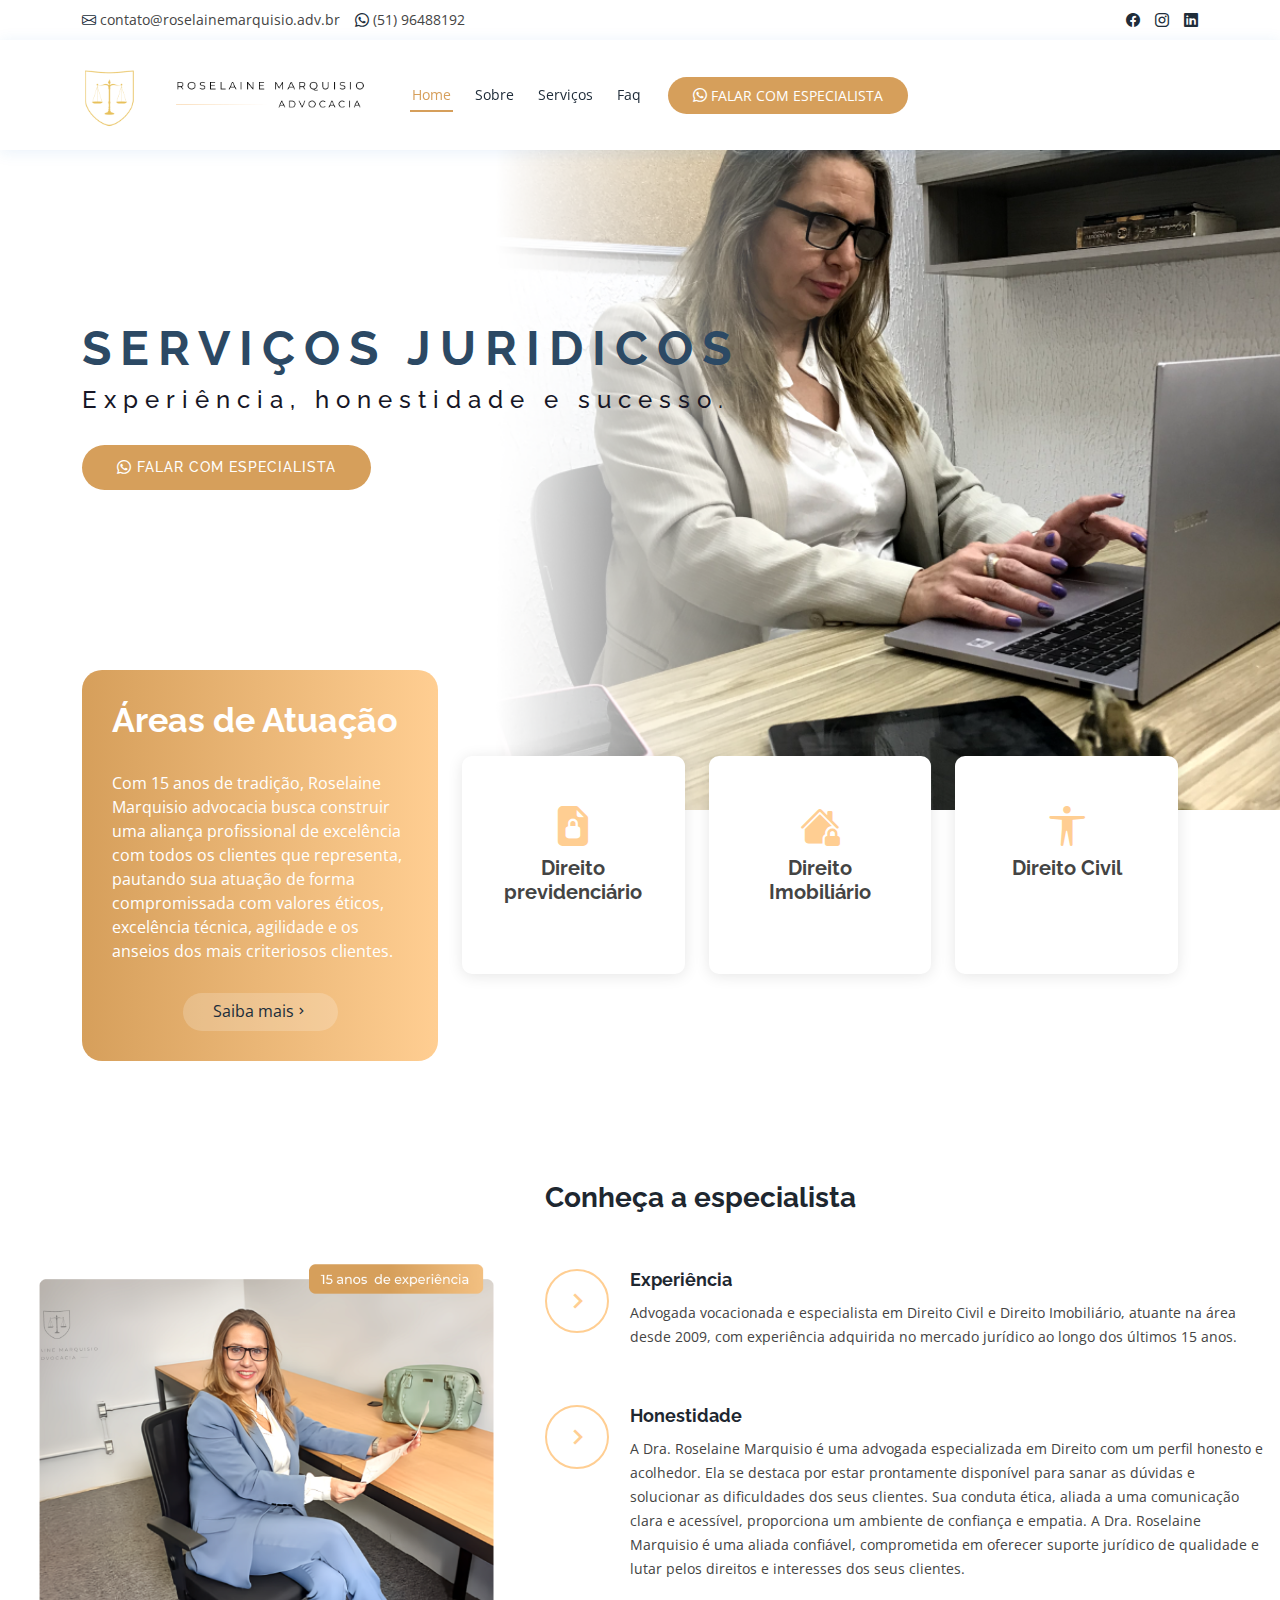
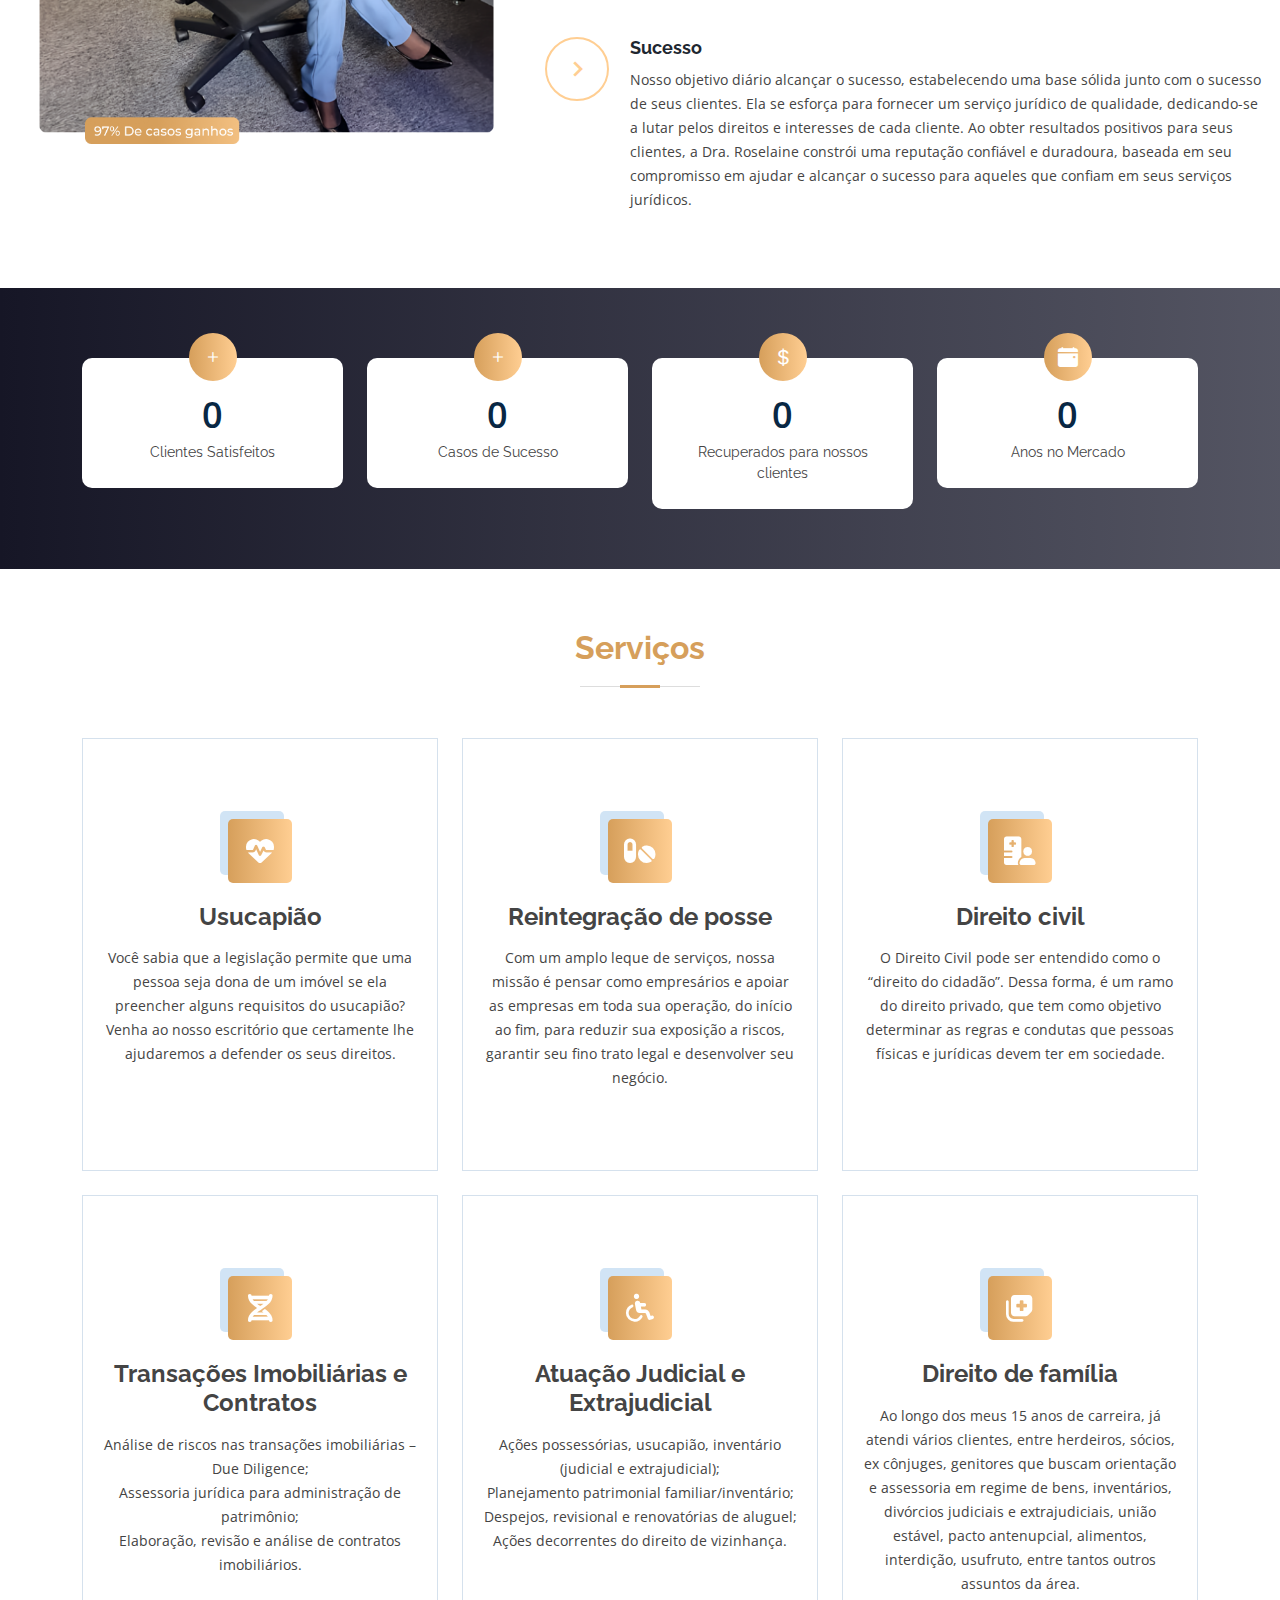
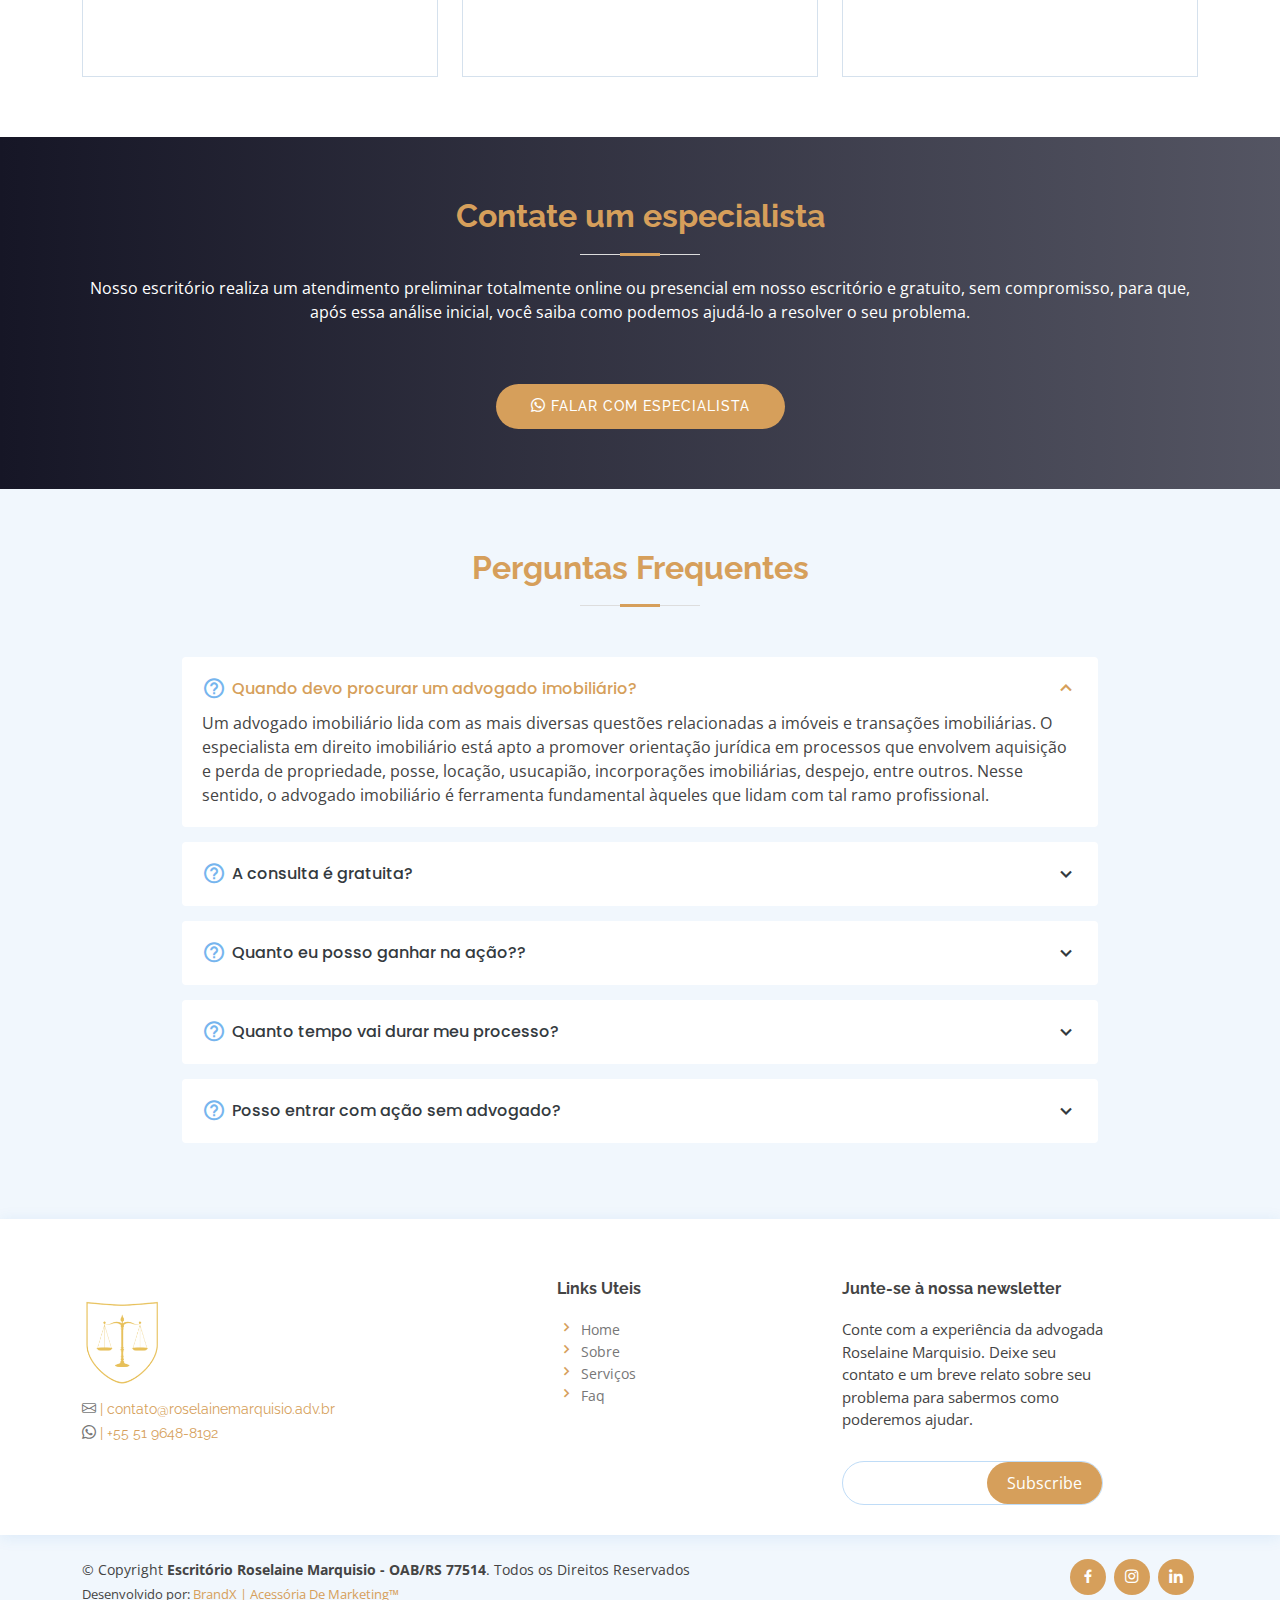
<file: index.html>
<!DOCTYPE html>
<html lang="pt-br">

<head>
  <meta charset="utf-8">
  <meta content="width=device-width, initial-scale=1.0" name="viewport">

  <title>Advogada Roselaine Marquisio</title>
  <meta
    content="Advogada vocacionada e especialista em Direito Civil e Direito Imobiliário, atuante na área desde 2008, com experiência adquirida no mercado jurídico ao longo dos últimos 15 anos."
    name="description">
  <meta
    content="advogada civil, Advogada especializada em direito civil ,Defesa civil, legal Direitos civis e legais ,consultoria jurídica civil, Advocacia cível Contratos e acordos civis Litígios e disputas responsabilidade civil ,Ações de tribunal cíveis Mediação e conciliação civil, Lei civil e jurisprudência, Solução de conflitos civis, Representação legal em questões civis advogado"
    name="keywords">

  <!-- Favicons -->
  <link href="assets/img/favicon.png" rel="icon">
  <link href="assets/img/favicon.png" rel="apple-touch-icon">

  <!-- Google Fonts -->
  <link
    href="https://fonts.googleapis.com/css?family=Open+Sans:300,300i,400,400i,600,600i,700,700i|Raleway:300,300i,400,400i,500,500i,600,600i,700,700i|Poppins:300,300i,400,400i,500,500i,600,600i,700,700i"
    rel="stylesheet">

  <!-- Vendor CSS Files -->
  <link href="assets/vendor/fontawesome-free/css/all.min.css" rel="stylesheet">
  <link href="assets/vendor/animate.css/animate.min.css" rel="stylesheet">
  <link href="assets/vendor/bootstrap/css/bootstrap.min.css" rel="stylesheet">
  <link href="assets/vendor/bootstrap-icons/bootstrap-icons.css" rel="stylesheet">
  <link href="assets/vendor/boxicons/css/boxicons.min.css" rel="stylesheet">
  <link href="assets/vendor/glightbox/css/glightbox.min.css" rel="stylesheet">
  <link href="assets/vendor/remixicon/remixicon.css" rel="stylesheet">
  <link href="assets/vendor/swiper/swiper-bundle.min.css" rel="stylesheet">

  <!-- Main CSS File -->
  <link href="assets/css/style.css" rel="stylesheet">
  <!-- domain-verification Code -->
  <meta name="facebook-domain-verification" content="ac1e2q832axd946ngkxn238pwwcxzk" />

  <!-- Meta Pixel Code -->
  <script>
    !function (f, b, e, v, n, t, s) {
      if (f.fbq) return; n = f.fbq = function () {
        n.callMethod ?
          n.callMethod.apply(n, arguments) : n.queue.push(arguments)
      };
      if (!f._fbq) f._fbq = n; n.push = n; n.loaded = !0; n.version = '2.0';
      n.queue = []; t = b.createElement(e); t.async = !0;
      t.src = v; s = b.getElementsByTagName(e)[0];
      s.parentNode.insertBefore(t, s)
    }(window, document, 'script',
      'https://connect.facebook.net/en_US/fbevents.js');
    fbq('init', '3598586750381886');
    fbq('track', 'PageView');
  </script>
  <noscript><img height="1" width="1" style="display:none"
      src="https://www.facebook.com/tr?id=3598586750381886&ev=PageView&noscript=1" /></noscript>
  <!-- End Meta Pixel Code -->

  <!-- Google tag (gtag.js) -->
  <script async src="https://www.googletagmanager.com/gtag/js?id=AW-11246408038"></script>
  <script>
    window.dataLayer = window.dataLayer || [];
    function gtag() { dataLayer.push(arguments); }
    gtag('js', new Date());

    gtag('config', 'AW-11246408038');
  </script>
  <!-- Event snippet for Visualização de página conversion page -->
  <script>
    gtag('event', 'conversion', { 'send_to': 'AW-11246408038/hrhbCNfYudYYEOai2vIp' });
  </script>

</head>

<body>

  <!-- ======= Top Bar ======= -->
  <div id="topbar" class="d-flex align-items-center fixed-top">
    <div class="container d-flex justify-content-between">
      <div class="contact-info d-flex align-items-center">
        <i class="bi bi-envelope"></i> <a href="mailto:rosemarquisio@gmail.com">contato@roselainemarquisio.adv.br</a>
        <i class="bi bi-whatsapp"></i> <a
          href="https://api.whatsapp.com/send?phone=5551996488192&text=Oii,%20estou%20com%20duvida">(51) 96488192</a>
      </div>
      <div class="d-none d-lg-flex social-links align-items-center">
        <a href="https://www.facebook.com/roselainemarquisioadv" class="facebook"><i class="bi bi-facebook"></i></a>
        <a href="https://www.instagram.com/advrosemarquisio/" class="instagram"><i class="bi bi-instagram"></i></a>
        <a href="#" class="linkedin"><i class="bi bi-linkedin"></i></i></a>
      </div>
    </div>
  </div>

  <!-- ======= Header ======= -->
  <header id="header" class="fixed-top">
    <div class="container d-flex align-items-center">


      <a href="index.html" class=""><img src="assets/img/logo-HEADER.png" alt="" class=""></a>

      <nav id="navbar" class="navbar order-last order-lg-0">
        <ul>
          <li><a class="nav-link scrollto active" href="#hero">Home</a></li>
          <li><a class="nav-link scrollto" href="#about">Sobre</a></li>
          <li><a class="nav-link scrollto" href="#services">Serviços</a></li>
          <li><a class="nav-link scrollto" href="#faq">Faq</a></li>

        </ul>
        <i class="bi bi-list mobile-nav-toggle"></i>
      </nav><!-- .navbar -->

      <a href="https://api.whatsapp.com/send?phone=5551996488192&text=Oii,%20estou%20com%20duvida"
        class="appointment-btn scrollto"><span class="d-none d-md-inline"><i class="bi bi-whatsapp"></i> FALAR COM
          ESPECIALISTA</a>
    </div>
  </header><!-- End Header -->

  <!-- ======= Hero Section =======--->
  <section id="hero" class="d-flex align-items-center">
    <div class="container">

      <h1>SERVIÇOS JURIDICOS </h1>
      <h2>Experiência, honestidade e sucesso.</h2>
      <a href="#about" class="btn-get-started scrollto"><i class="bi bi-whatsapp"></i> FALAR COM ESPECIALISTA</a>
    </div>
  </section><!-- End Hero -->

  <main id="main">

    <!-- ======= Why Us Section ======= -->
    <section id="why-us" class="why-us">
      <div class="container">

        <div class="row">
          <div class="col-lg-4 d-flex align-items-stretch">
            <div class="content">
              <h3>Áreas de Atuação </h3>
              <p>
                Com 15 anos de tradição, Roselaine Marquisio advocacia busca construir uma aliança profissional de
                excelência com todos os clientes que representa, pautando sua atuação de forma compromissada com valores
                éticos, excelência técnica, agilidade e os anseios dos mais criteriosos clientes.
              </p>
              <div class="text-center">
                <a href="#" class="more-btn">Saiba mais<i class="bx bx-chevron-right"></i></a>
              </div>
            </div>
          </div>
          <div class="col-lg-8 d-flex align-items-stretch">
            <div class="icon-boxes d-flex flex-column justify-content-center">
              <div class="row">
                <div class="col-xl-4 d-flex align-items-stretch">
                  <div class="icon-box mt-4 mt-xl-0">
                    <i class="bi bi-file-earmark-lock2-fill"></i>
                    <h4>Direito previdenciário</h4>
                  </div>
                </div>
                <div class="col-xl-4 d-flex align-items-stretch">
                  <div class="icon-box mt-4 mt-xl-0">
                    <i class="bi bi-house-lock-fill"></i>
                    <h4>Direito Imobiliário</h4>
                  </div>
                </div>
                <div class="col-xl-4 d-flex align-items-stretch">
                  <div class="icon-box mt-4 mt-xl-0">
                    <i class="bi bi-universal-access"></i>
                    <h4>Direito Civil</h4>
                  </div>
                </div>
              </div>
            </div><!-- End .content-->
          </div>
        </div>

      </div>
    </section><!-- End Why Us Section -->

    <!-- ======= About Section ======= -->
    <section id="about" class="about">
      <div class="container-fluid">

        <div class="row">
          <div class="col-xl-5 col-lg-6 video-box d-flex justify-content-center align-items-stretch position-relative">
            <img src="assets/img/about.jpg" id="img" alt="IMAGEM DA ESPECIALISTA" class="img-fluid">
          </div>

          <div class="col-xl-7 col-lg-6 icon-boxes d-flex flex-column align-items-stretch justify-content-center ">
            <h3>Conheça a especialista</h3>

            <div class="icon-box">
              <div class="icon"><i class='bx bx-chevron-right'></i></div>
              <h4 class="title">Experiência</h4>
              <p class="description">Advogada vocacionada e especialista em Direito Civil e Direito Imobiliário, atuante
                na área desde 2009, com experiência adquirida no mercado jurídico ao longo dos últimos 15 anos.</p>
            </div>

            <div class="icon-box">
              <div class="icon"><i class='bx bx-chevron-right'></i></div>
              <h4 class="title">Honestidade</h4>
              <p class="description">A Dra. Roselaine Marquisio é uma advogada especializada em Direito com um perfil
                honesto e acolhedor. Ela se destaca por estar prontamente disponível para sanar as dúvidas e solucionar
                as dificuldades dos seus clientes. Sua conduta ética, aliada a uma comunicação clara e acessível,
                proporciona um ambiente de confiança e empatia. A Dra. Roselaine Marquisio é uma aliada confiável,
                comprometida em oferecer suporte jurídico de qualidade e lutar pelos direitos e interesses dos seus
                clientes.</p>
            </div>

            <div class="icon-box">
              <div class="icon"><i class='bx bx-chevron-right'></i></div>
              <h4 class="title">Sucesso</h4>
              <p class="description">Nosso objetivo diário alcançar o sucesso, estabelecendo uma base sólida junto com o
                sucesso de seus clientes. Ela se esforça para fornecer um serviço jurídico de qualidade, dedicando-se a
                lutar pelos direitos e interesses de cada cliente. Ao obter resultados positivos para seus clientes, a
                Dra. Roselaine constrói uma reputação confiável e duradoura, baseada em seu compromisso em ajudar e
                alcançar o sucesso para aqueles que confiam em seus serviços jurídicos.</p>
            </div>

          </div>
        </div>

      </div>
    </section><!-- End About Section -->

    <!-- ======= Counts Section ======= -->
    <section id="counts" class="counts">
      <div class="container">

        <div class="row">

          <div class="col-lg-3 col-md-6">
            <div class="count-box">
              <i class="bi bi-plus"></i>
              <span data-purecounter-start="0" data-purecounter-end="1000" data-purecounter-duration="1"
                class="purecounter"></span>
              <p>Clientes Satisfeitos</p>
            </div>
          </div>

          <div class="col-lg-3 col-md-6 mt-5 mt-md-0">
            <div class="count-box">
              <i class="bi bi-plus"></i>
              <span data-purecounter-start="0" data-purecounter-end="1034" data-purecounter-duration="1"
                class="purecounter"></span>
              <p>Casos de Sucesso</p>
            </div>
          </div>

          <div class="col-lg-3 col-md-6 mt-5 mt-lg-0">
            <div class="count-box">
              <i class="bi bi-currency-dollar"></i>
              <span data-purecounter-start="0" data-purecounter-end="2000000" data-purecounter-duration="1"
                class="purecounter"></span>
              <p>Recuperados para nossos clientes</p>
            </div>
          </div>

          <div class="col-lg-3 col-md-6 mt-5 mt-lg-0">
            <div class="count-box">
              <i class="bi bi-calendar-event-fill"></i>
              <span data-purecounter-start="0" data-purecounter-end="15" data-purecounter-duration="1"
                class="purecounter"></span>
              <p>Anos no Mercado</p>
            </div>
          </div>

        </div>

      </div>
    </section><!-- End Counts Section -->

    <!-- ======= Services Section ======= -->
    <section id="services" class="services">
      <div class="container">

        <div class="section-title">
          <h2>Serviços</h2>
        </div>

        <div class="row">
          <div class="col-lg-4 col-md-6 d-flex align-items-stretch">
            <div class="icon-box">
              <div class="icon"><i class="fas fa-heartbeat"></i></div>
              <h4>Usucapião</h4>
              <p>Você sabia que a legislação permite que uma pessoa seja dona de um imóvel se ela preencher alguns
                requisitos do usucapião? Venha ao nosso escritório que certamente lhe ajudaremos a defender os seus
                direitos.</p>
            </div>
          </div>

          <div class="col-lg-4 col-md-6 d-flex align-items-stretch mt-4 mt-md-0">
            <div class="icon-box">
              <div class="icon"><i class="fas fa-pills"></i></div>
              <h4>Reintegração de posse</h4>
              <p>Com um amplo leque de serviços, nossa missão é pensar como empresários e apoiar as empresas em toda sua
                operação, do início ao fim, para reduzir sua exposição a riscos, garantir seu fino trato legal e
                desenvolver seu negócio.</p>
            </div>
          </div>

          <div class="col-lg-4 col-md-6 d-flex align-items-stretch mt-4 mt-lg-0">
            <div class="icon-box">
              <div class="icon"><i class="fas fa-hospital-user"></i></div>
              <h4>
                Direito civil</h4>
              <p>O Direito Civil pode ser entendido como o “direito do cidadão”. Dessa forma, é um ramo do direito
                privado, que tem como objetivo determinar as regras e condutas que pessoas físicas e jurídicas devem ter
                em sociedade.</p>
            </div>
          </div>

          <div class="col-lg-4 col-md-6 d-flex align-items-stretch mt-4">
            <div class="icon-box">
              <div class="icon"><i class="fas fa-dna"></i></div>
              <h4>Transações Imobiliárias e Contratos</h4>
              <p>Análise de riscos nas transações imobiliárias – Due Diligence;<br>
                Assessoria jurídica para administração de patrimônio;<br>
                Elaboração, revisão e análise de contratos imobiliários.</p>
            </div>
          </div>

          <div class="col-lg-4 col-md-6 d-flex align-items-stretch mt-4">
            <div class="icon-box">
              <div class="icon"><i class="fas fa-wheelchair"></i></div>
              <h4>Atuação Judicial e Extrajudicial</h4>
              <p>Ações possessórias, usucapião, inventário (judicial e extrajudicial);<br>
                Planejamento patrimonial familiar/inventário;<br>
                Despejos, revisional e renovatórias de aluguel;<br>
                Ações decorrentes do direito de vizinhança.</p>
            </div>
          </div>

          <div class="col-lg-4 col-md-6 d-flex align-items-stretch mt-4">
            <div class="icon-box">
              <div class="icon"><i class="fas fa-notes-medical"></i></div>
              <h4>Direito de família </h4>
              <p>Ao longo dos meus 15 anos de carreira, já atendi vários clientes, entre herdeiros, sócios, ex cônjuges,
                genitores que buscam orientação e assessoria em regime de bens, inventários, divórcios judiciais e
                extrajudiciais, união estável, pacto antenupcial, alimentos, interdição, usufruto, entre tantos outros
                assuntos da área.</p>
            </div>
          </div>

        </div>

      </div>
    </section><!-- End Services Section -->

    <!-- ======= Appointment Section ======= -->
    <section id="appointment" class="appointment appointment-section">
      <div class="container">

        <div class="section-title">
          <h2>Contate um especialista</h2>
          <p>Nosso escritório realiza um atendimento preliminar totalmente online ou presencial em nosso escritório e
            gratuito, sem compromisso, para que, após essa análise inicial, você saiba como podemos ajudá-lo a resolver
            o seu problema.</p>
        </div>

        <div class="d-flex justify-content-center">
          <a href="#" class="btn-cta"><i class="bi bi-whatsapp"></i> FALAR COM ESPECIALISTA</a>
        </div>

      </div>
    </section><!-- End Appointment Section -->



    <!-- ======= Frequently Asked Questions Section ======= -->
    <section id="faq" class="faq section-bg">
      <div class="container">

        <div class="section-title">
          <h2>Perguntas Frequentes </h2>
        </div>

        <div class="faq-list">
          <ul>
            <li data-aos="fade-up">
              <i class="bx bx-help-circle icon-help"></i> <a data-bs-toggle="collapse" class="collapse"
                data-bs-target="#faq-list-1">Quando devo procurar um advogado imobiliário?<i
                  class="bx bx-chevron-down icon-show"></i><i class="bx bx-chevron-up icon-close"></i></a>
              <div id="faq-list-1" class="collapse show" data-bs-parent=".faq-list">
                <p>
                  Um advogado imobiliário lida com as mais diversas questões relacionadas a imóveis e transações
                  imobiliárias. O especialista em direito imobiliário está apto a promover orientação jurídica em
                  processos que envolvem aquisição e perda de propriedade, posse, locação, usucapião, incorporações
                  imobiliárias, despejo, entre outros. Nesse sentido, o advogado imobiliário é ferramenta fundamental
                  àqueles que lidam com tal ramo profissional. </p>
              </div>
            </li>

            <li data-aos="fade-up" data-aos-delay="100">
              <i class="bx bx-help-circle icon-help"></i> <a data-bs-toggle="collapse" data-bs-target="#faq-list-2"
                class="collapsed">A consulta é gratuita?<i class="bx bx-chevron-down icon-show"></i><i
                  class="bx bx-chevron-up icon-close"></i></a>
              <div id="faq-list-2" class="collapse" data-bs-parent=".faq-list">
                <p>
                  Em razão da qualidade de nosso atendimento, não temos condições de realizar reuniões gratuitas. Isto
                  porque, nossa reunião é, na verdade, uma Consultoria Jurídica, por isso, seu investimento será de, no
                  mínimo, R$ 300,00 independentemente do tempo consumido. </p>
              </div>
            </li>

            <li data-aos="fade-up" data-aos-delay="200">
              <i class="bx bx-help-circle icon-help"></i> <a data-bs-toggle="collapse" data-bs-target="#faq-list-3"
                class="collapsed">Quanto eu posso ganhar na ação?? <i class="bx bx-chevron-down icon-show"></i><i
                  class="bx bx-chevron-up icon-close"></i></a>
              <div id="faq-list-3" class="collapse" data-bs-parent=".faq-list">
                <p>
                  Então, a mensuração econômica de um processo varia conforme a violação do seu Direito. Para uma
                  resposta mais precisa é necessário a realização da Consultoria Jurídica que você pode agendar logo
                  abaixo. </p>
              </div>
            </li>

            <li data-aos="fade-up" data-aos-delay="300">
              <i class="bx bx-help-circle icon-help"></i> <a data-bs-toggle="collapse" data-bs-target="#faq-list-4"
                class="collapsed">Quanto tempo vai durar meu processo?<i class="bx bx-chevron-down icon-show"></i><i
                  class="bx bx-chevron-up icon-close"></i></a>
              <div id="faq-list-4" class="collapse" data-bs-parent=".faq-list">
                <p>
                  Essa pergunta vale milhões de reais. Não é possível afirmar com precisão porque existem inúmeras
                  variáveis. Um processo célere não é igual a um processo rápido.

                  Entretanto, para não lhe deixar sem resposta, uma ação nos Juizados de Defesa do Consumidor, em
                  Salvador, se não houver acordo e a ré pague após o Recurso Inominado, pode levar em torno de 2 a 3
                  anos. </p>
              </div>
            </li>

            <li data-aos="fade-up" data-aos-delay="400">
              <i class="bx bx-help-circle icon-help"></i> <a data-bs-toggle="collapse" data-bs-target="#faq-list-5"
                class="collapsed">Posso entrar com ação sem advogado? <i class="bx bx-chevron-down icon-show"></i><i
                  class="bx bx-chevron-up icon-close"></i></a>
              <div id="faq-list-5" class="collapse" data-bs-parent=".faq-list">
                <p>
                  No Brasil, existem 3 situações em que você pode entrar com um processo sem Advogado, são elas: (1)
                  Causas dos Juizados Especiais Cíveis Estaduais de valor da causa até 20 salários mínimos; (2) Causas
                  dos Juizados Especiais Federais e da Fazenda Pública até 60 Salários Mínimos; (3) Reclamações
                  Trabalhistas até o 2º Grau.

                  Agora preste atenção. Você vai poder ingressar com a ação, mas a pergunta é: você sabe o que fazer
                  depois?

                  Isso mesmo, a Lei garante que você ingresse, mas não lhe dá nenhum suporte no desenvolvimento do
                  processo.

                  Por isso, nossa recomendação expressa é, procure um Advogado e se quiser falar conosco, marque sua
                  Consultoria Jurídica logo abaixo. </p>
              </div>
            </li>

          </ul>
        </div>

      </div>
    </section><!-- End Frequently Asked Questions Section -->

    <!-- ======= Testimonials Section 
    <section id="testimonials" class="testimonials">
      <div class="container">

        <div class="testimonials-slider swiper" data-aos="fade-up" data-aos-delay="100">
          <div class="swiper-wrapper">

            <div class="swiper-slide">
              <div class="testimonial-wrap">
                <div class="testimonial-item">
                  <img src="assets/img/testimonials/testimonials-1.jpg" class="testimonial-img" alt="">
                  <h3>Luis eugenio</h3>
                  <h4>Cto &amp; Founder brandX</h4>
                  <p>
                    <i class="bx bxs-quote-alt-left quote-icon-left"></i>
                    Proin iaculis purus consequat sem cure digni ssim donec porttitora entum suscipit rhoncus. Accusantium quam, ultricies eget id, aliquam eget nibh et. Maecen aliquam, risus at semper.
                    <i class="bx bxs-quote-alt-right quote-icon-right"></i>
                  </p>
                </div>
              </div>
            </div>

            <div class="swiper-slide">
              <div class="testimonial-wrap">
                <div class="testimonial-item">
                  <img src="assets/img/testimonials/testimonials-2.jpg" class="testimonial-img" alt="">
                  <h3>Sara Wilsson</h3>
                  <h4>Designer</h4>
                  <p>
                    <i class="bx bxs-quote-alt-left quote-icon-left"></i>
                    Export tempor illum tamen malis malis eram quae irure esse labore quem cillum quid cillum eram malis quorum velit fore eram velit sunt aliqua noster fugiat irure amet legam anim culpa.
                    <i class="bx bxs-quote-alt-right quote-icon-right"></i>
                  </p>
                </div>
              </div>
            </div>

            <div class="swiper-slide">
              <div class="testimonial-wrap">
                <div class="testimonial-item">
                  <img src="assets/img/testimonials/testimonials-3.jpg" class="testimonial-img" alt="">
                  <h3>Jena Karlis</h3>
                  <h4>Store Owner</h4>
                  <p>
                    <i class="bx bxs-quote-alt-left quote-icon-left"></i>
                    Enim nisi quem export duis labore cillum quae magna enim sint quorum nulla quem veniam duis minim tempor labore quem eram duis noster aute amet eram fore quis sint minim.
                    <i class="bx bxs-quote-alt-right quote-icon-right"></i>
                  </p>
                </div>
              </div>
            </div>

            <div class="swiper-slide">
              <div class="testimonial-wrap">
                <div class="testimonial-item">
                  <img src="assets/img/testimonials/testimonials-4.jpg" class="testimonial-img" alt="">
                  <h3>Matt Brandon</h3>
                  <h4>Freelancer</h4>
                  <p>
                    <i class="bx bxs-quote-alt-left quote-icon-left"></i>
                    Fugiat enim eram quae cillum dolore dolor amet nulla culpa multos export minim fugiat minim velit minim dolor enim duis veniam ipsum anim magna sunt elit fore quem dolore labore illum veniam.
                    <i class="bx bxs-quote-alt-right quote-icon-right"></i>
                  </p>
                </div>
              </div>
            </div>

            <div class="swiper-slide">
              <div class="testimonial-wrap">
                <div class="testimonial-item">
                  <img src="assets/img/testimonials/testimonials-5.jpg" class="testimonial-img" alt="">
                  <h3>John Larson</h3>
                  <h4>Entrepreneur</h4>
                  <p>
                    <i class="bx bxs-quote-alt-left quote-icon-left"></i>
                    Quis quorum aliqua sint quem legam fore sunt eram irure aliqua veniam tempor noster veniam enim culpa labore duis sunt culpa nulla illum cillum fugiat legam esse veniam culpa fore nisi cillum quid.
                    <i class="bx bxs-quote-alt-right quote-icon-right"></i>
                  </p>
                </div>
              </div>
            </div>

          </div>
          <div class="swiper-pagination"></div>
        </div>

      </div>
    </section>
   End Testimonials Section -->
  </main><!-- End #main -->

  <!-- ======= Footer ======= -->
  <footer id="footer">

    <div class="footer-top">
      <div class="container">
        <div class="row">

          <div class="col-lg-5 col-md-6 footer-contact">
            <a href="index.html" class=""><img src="assets/img/logo 5.png" alt="" class="" width="100rem"></a>
            <p>

              <i class="bi bi-envelope"></i> <a href="mailto:rosemarquisio@gmail.com"> |
                contato@roselainemarquisio.adv.br</a><br>
              <i class="bi bi-whatsapp"></i> <a
                href="https://api.whatsapp.com/send?phone=5551996488192&text=Oii,%20estou%20com%20duvida"> |
                +55 51 9648-8192</a><br>

            </p>
          </div>

          <div class="col-lg-3 col-md-6 footer-links">
            <h4>Links Uteis</h4>
            <ul>
              <li><i class="bx bx-chevron-right"></i> <a class="nav-link scrollto " href="#hero">Home</a></li>
              <li><i class="bx bx-chevron-right"></i> <a class="nav-link scrollto" href="#about">Sobre</a></li>
              <li><i class="bx bx-chevron-right"></i> <a class="nav-link scrollto" href="#services">Serviços</a></li>
              <li><i class="bx bx-chevron-right"></i> <a class="nav-link scrollto" href="#faq">Faq</a></li>
            </ul>
          </div>

          <div class="col-lg-3 col-md-6 footer-newsletter">
            <h4>Junte-se à nossa newsletter</h4>
            <p>Conte com a experiência da advogada Roselaine Marquisio. Deixe seu contato e um breve relato sobre seu
              problema para sabermos como poderemos ajudar.</p>
            <form action="" method="post">
              <input type="email" name="email"><input type="submit" value="Subscribe">
            </form>
          </div>

        </div>
      </div>
    </div>

    <div class="container d-md-flex py-4">

      <div class="me-md-auto text-center text-md-start">
        <div class="copyright">
          &copy; Copyright <strong><span>Escritório Roselaine Marquisio - OAB/RS 77514</span></strong>. Todos os
          Direitos Reservados
        </div>
        <div class="credits">

          Desenvolvido por: <a href="http://brandxdigital.com.br/"> BrandX | Acessória De Marketing™</a>
        </div>
      </div>
      <div class="social-links text-center text-md-right pt-3 pt-md-0">
        <a href="https://www.facebook.com/roselainemarquisioadv" class="facebook"><i class="bx bxl-facebook"></i></a>
        <a href="https://www.instagram.com/advrosemarquisio/" class="instagram"><i class="bx bxl-instagram"></i></a>
        <a href="#" class="linkedin"><i class="bx bxl-linkedin"></i></a>
      </div>
    </div>
  </footer><!-- End Footer -->

  <div id="preloader"></div>
  <a href="#" class="back-to-top d-flex align-items-center justify-content-center"><i
      class="bi bi-arrow-up-short"></i></a>

  <!-- Vendor JS Files -->
  <script src="assets/vendor/purecounter/purecounter_vanilla.js"></script>
  <script src="assets/vendor/bootstrap/js/bootstrap.bundle.min.js"></script>
  <script src="assets/vendor/glightbox/js/glightbox.min.js"></script>
  <script src="assets/vendor/swiper/swiper-bundle.min.js"></script>
  <script src="assets/vendor/php-email-form/validate.js"></script>

  <!-- Template Main JS File -->
  <script src="assets/js/main.js"></script>

</body>

</html>
</file>
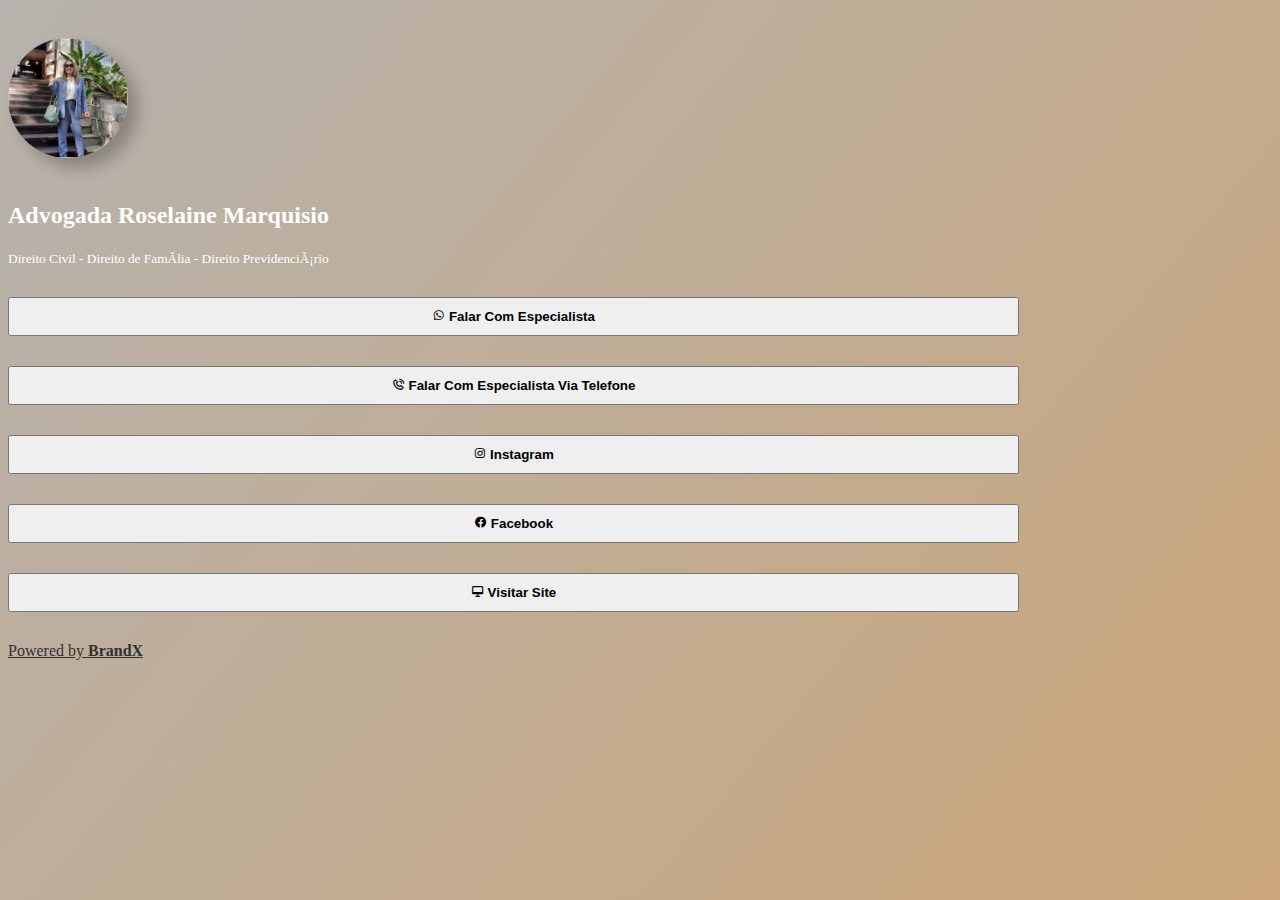
<file: Sobre.html>
<!DOCTYPE html>
<html lang="pt-br" >

<head><meta http-equiv="Content-Type" content="text/html; charset=windows-1252">
    
    <title>Bio Adv Roselaine Marquisio</title>
      <!-- Favicons -->
  <link href="assets/img/favicon.png" rel="icon">
  <link href="assets/img/favicon.png" rel="apple-touch-icon">

    <meta name="viewport" content="width=device-width, initial-scale=1">
    <link rel="stylesheet" href="assets/css/bio.css">
    <link href='https://unpkg.com/boxicons@2.1.4/css/boxicons.min.css' rel='stylesheet'>
    <link rel="stylesheet" href="https://stackpath.bootstrapcdn.com/bootstrap/4.1.3/css/bootstrap.min.css" integrity="sha384-MCw98/SFnGE8fJT3GXwEOngsV7Zt27NXFoaoApmYm81iuXoPkFOJwJ8ERdknLPMO" crossorigin="anonymous">
</head>

<body>
        <!-- Alpha.ly Version 0.1 | Development Version -->
    <div class="container">
    <div class="col-xs-12">
            <div class="text-center" style="padding-top: 30px; padding-bottom: 30px;">
                <img class="backdrop linktree" >
                <h2 style="color: #ffffff; padding-top: 20px;">Advogada Roselaine Marquisio</h2>
<small style="color: #ffffff" >Direito Civil - Direito de Família - Direito Previdenciário</small>
            </div>
    </div>
    </div>


    <div class="container">
    <div class="col-xs-12">
            <div class="text-center">
                <div style="padding-bottom: 30px;">
                    <button onclick="location.href='https://api.whatsapp.com/send?phone=5551996488192&text=Oii,%20estou%20com%20duvida'" type="button" class="btn btn-outline-light shake" style="width: 80%; padding-top:10px; padding-bottom:10px; font-weight: 600;"><i class='bx bxl-whatsapp' ></i>  Falar Com Especialista</button>
                </div>
                <div style="padding-bottom: 30px;">
                    <button onclick="location.href='tel:+555196488192'" type="button" class="btn btn-outline-light " style="width: 80%; padding-top:10px; padding-bottom:10px; font-weight: 600;"><i class='bx bx-phone-call' ></i> Falar Com Especialista Via Telefone </button>
                </div>
                <div style="padding-bottom: 30px;">
                    <button onclick="location.href='https://www.instagram.com/advrosemarquisio/' " type="button" class="btn btn-outline-light " style="width: 80%; padding-top:10px; padding-bottom:10px; font-weight: 800;"><i class='bx bxl-instagram'></i> Instagram </button>
                </div>
                <div style="padding-bottom: 30px;">
                    <button onclick="location.href='https://www.facebook.com/roselainemarquisioadv'" type="button" class="btn btn-outline-light " style="width: 80%; padding-top:10px; padding-bottom:10px; font-weight: 600;"><i class='bx bxl-facebook-circle' ></i> Facebook</button>
                </div>
                <div style="padding-bottom: 30px;">
                    <button onclick="location.href='http://roselainemarquisio.adv.br/'" type="button" class="btn btn-outline-light " style="width: 80%; padding-top:10px; padding-bottom:10px; font-weight: 600;"><i class='bx bx-desktop'></i> Visitar Site</button>
                </div>
                
            </div>
    </div>
    </div>

        <div class="text-center">
            <a href="http://brandxdigital.com.br/" style="color: #34312f;" target="_blank">Powered by <STROng>BrandX</STROng> </a>
        </div>


    <script src="https://code.jquery.com/jquery-3.3.1.slim.min.js" integrity="sha384-q8i/X+965DzO0rT7abK41JStQIAqVgRVzpbzo5smXKp4YfRvH+8abtTE1Pi6jizo" crossorigin="anonymous"></script>
    <script src="https://cdnjs.cloudflare.com/ajax/libs/popper.js/1.14.3/umd/popper.min.js" integrity="sha384-ZMP7rVo3mIykV+2+9J3UJ46jBk0WLaUAdn689aCwoqbBJiSnjAK/l8WvCWPIPm49" crossorigin="anonymous"></script>
    <script src="https://stackpath.bootstrapcdn.com/bootstrap/4.1.3/js/bootstrap.min.js" integrity="sha384-ChfqqxuZUCnJSK3+MXmPNIyE6ZbWh2IMqE241rYiqJxyMiZ6OW/JmZQ5stwEULTy" crossorigin="anonymous"></script>
</body>

</html>
</file>
<file: assets/css/style.css>
/*--------------------------------------------------------------
# General
--------------------------------------------------------------*/
*::selection{
  background: #D69F5B;
  color: white;
  }

body {
  font-family: "Open Sans", sans-serif;
  color: #444444;
}

a {
  color: #D69F5B;
  text-decoration: none;
}

a:hover {
  color: #D69F5B;
  text-decoration: none;
}

h1,
h2,
h3,
h4,
h5,
h6 {
  font-family: "Raleway", sans-serif;
}

/*--------------------------------------------------------------
# Preloader
--------------------------------------------------------------*/
#preloader {
  position: fixed;
  top: 0;
  left: 0;
  right: 0;
  bottom: 0;
  z-index: 9999;
  overflow: hidden;
  background: #fff;
}

#preloader:before {
  content: "";
  position: fixed;
  top: calc(50% - 30px);
  left: calc(50% - 30px);
  border: 6px solid #D69F5B;
  border-top-color: #d1e6f9;
  border-radius: 50%;
  width: 60px;
  height: 60px;
  animation: animate-preloader 1s linear infinite;
}

@keyframes animate-preloader {
  0% {
    transform: rotate(0deg);
  }

  100% {
    transform: rotate(360deg);
  }
}

/*--------------------------------------------------------------
# Back to top button
--------------------------------------------------------------*/
.back-to-top {
  position: fixed;
  visibility: hidden;
  opacity: 0;
  right: 15px;
  bottom: 15px;
  z-index: 996;
  background: #D69F5B;
  width: 40px;
  height: 40px;
  border-radius: 4px;
  transition: all 0.4s;
}

.back-to-top i {
  font-size: 28px;
  color: #fff;
  line-height: 0;
}

.back-to-top:hover {
  background: #D69F5B;
  color: #fff;
}

.back-to-top.active {
  visibility: visible;
  opacity: 1;
}

.datepicker-dropdown {
  padding: 20px !important;
}

/*--------------------------------------------------------------
# Top Bar
--------------------------------------------------------------*/
#topbar {
  background: #fff;
  height: 40px;
  font-size: 14px;
  transition: all 0.5s;
  z-index: 996;
}

#topbar.topbar-scrolled {
  top: -40px;
}

#topbar .contact-info a {
  line-height: 1;
  color: #444444;
  transition: 0.3s;
}

#topbar .contact-info a:hover {
  color: #D69F5B;
}

#topbar .contact-info i {
  color: #202D3A;
  padding-right: 4px;
  margin-left: 15px;
  line-height: 0;
}

#topbar .contact-info i:first-child {
  margin-left: 0;
}

#topbar .social-links a {
  color: #202D3A;
  padding-left: 15px;
  display: inline-block;
  line-height: 1px;
  transition: 0.3s;
}

#topbar .social-links a:hover {
  color: #D69F5B;
}

#topbar .social-links a:first-child {
  border-left: 0;
}

/*--------------------------------------------------------------
# Header
--------------------------------------------------------------*/
#header {
  background: #fff;
  transition: all 0.5s;
  z-index: 997;
  padding: 15px 0;
  top: 40px;
  box-shadow: 0px 2px 15px rgba(25, 119, 204, 0.1);
}

#header.header-scrolled {
  top: 0;
}

#header .logo {
  font-size: 30px;
  margin: 0;
  padding: 0;
  line-height: 1;
  font-weight: 700;
  letter-spacing: 0.5px;
  font-family: "Poppins", sans-serif;
}

#header .logo a {
  color: #D69F5B;
}

#header  img {
  max-height:5rem;
}

/**
* Appointment Button *
*/
.appointment-btn {
  margin-left: 25px;
  background: #D69F5B;
  color: #fff;
  border-radius: 50px;
  padding: 8px 25px;
  white-space: nowrap;
  transition: 0.3s;
  font-size: 14px;
  display: inline-block;
}

.appointment-btn:hover {
  background: #202D3A;
  color: #fff;
}

@media (max-width: 768px) {
  .appointment-btn {
    margin: 0 15px 0 0;
    padding: 6px 18px;
  }
}

/*--------------------------------------------------------------
# Navigation Menu
--------------------------------------------------------------*/
/**
* Desktop Navigation 
*/
.navbar {
  padding: 0;
}

.navbar ul {
  margin: 0;
  padding: 0;
  display: flex;
  list-style: none;
  align-items: center;
}

.navbar li {
  position: relative;
}

.navbar>ul>li {
  position: relative;
  white-space: nowrap;
  padding: 8px 0 8px 20px;
}

.navbar a,
.navbar a:focus {
  display: flex;
  align-items: center;
  justify-content: space-between;
  font-size: 14px;
  color: #202D3A;
  white-space: nowrap;
  transition: 0.3s;
  border-bottom: 2px solid #fff;
  padding: 5px 2px;
}

.navbar a i,
.navbar a:focus i {
  font-size: 12px;
  line-height: 0;
  margin-left: 5px;
}

.navbar a:hover,
.navbar .active,
.navbar .active:focus,
.navbar li:hover>a {
  color: #D69F5B;
  border-color: #D69F5B;
}

.navbar .dropdown ul {
  display: block;
  position: absolute;
  left: 20px;
  top: calc(100% + 30px);
  margin: 0;
  padding: 10px 0;
  z-index: 99;
  opacity: 0;
  visibility: hidden;
  background: #fff;
  box-shadow: 0px 0px 30px rgba(127, 137, 161, 0.25);
  transition: 0.3s;
}

.navbar .dropdown ul li {
  min-width: 200px;
}

.navbar .dropdown ul a {
  padding: 10px 20px;
  font-size: 14px;
  font-weight: 500;
  text-transform: none;
  color: #082744;
  border: none;
}

.navbar .dropdown ul a i {
  font-size: 12px;
}

.navbar .dropdown ul a:hover,
.navbar .dropdown ul .active:hover,
.navbar .dropdown ul li:hover>a {
  color: #1977cc;
}

.navbar .dropdown:hover>ul {
  opacity: 1;
  top: 100%;
  visibility: visible;
}

.navbar .dropdown .dropdown ul {
  top: 0;
  left: calc(100% - 30px);
  visibility: hidden;
}

.navbar .dropdown .dropdown:hover>ul {
  opacity: 1;
  top: 0;
  left: 100%;
  visibility: visible;
}

@media (max-width: 1366px) {
  .navbar .dropdown .dropdown ul {
    left: -90%;
  }

  .navbar .dropdown .dropdown:hover>ul {
    left: -100%;
  }
}

/**
* Mobile Navigation 
*/
.mobile-nav-toggle {
  color: #2c4964;
  font-size: 28px;
  cursor: pointer;
  display: none;
  line-height: 0;
  transition: 0.5s;
}

.mobile-nav-toggle.bi-x {
  color: #fff;
}

@media (max-width: 991px) {
  .mobile-nav-toggle {
    display: block;
  }

  .navbar ul {
    display: none;
  }
}

.navbar-mobile {
  position: fixed;
  overflow: hidden;
  top: 0;
  right: 0;
  left: 0;
  bottom: 0;
  background: rgba(28, 47, 65, 0.9);
  transition: 0.3s;
  z-index: 999;
}

.navbar-mobile .mobile-nav-toggle {
  position: absolute;
  top: 15px;
  right: 15px;
}

.navbar-mobile ul {
  display: block;
  position: absolute;
  top: 55px;
  right: 15px;
  bottom: 15px;
  left: 15px;
  padding: 10px 0;
  background-color: #fff;
  overflow-y: auto;
  transition: 0.3s;
}

.navbar-mobile>ul>li {
  padding: 0;
}

.navbar-mobile a,
.navbar-mobile a:focus {
  padding: 10px 20px;
  font-size: 15px;
  color: #2c4964;
  border: none;
}

.navbar-mobile a:hover,
.navbar-mobile .active,
.navbar-mobile li:hover>a {
  color: #202D3A;
}

.navbar-mobile .getstarted,
.navbar-mobile .getstarted:focus {
  margin: 15px;
}

.navbar-mobile .dropdown ul {
  position: static;
  display: none;
  margin: 10px 20px;
  padding: 10px 0;
  z-index: 99;
  opacity: 1;
  visibility: visible;
  background: #fff;
  box-shadow: 0px 0px 30px rgba(127, 137, 161, 0.25);
}

.navbar-mobile .dropdown ul li {
  min-width: 200px;
}

.navbar-mobile .dropdown ul a {
  padding: 10px 20px;
}

.navbar-mobile .dropdown ul a i {
  font-size: 12px;
}

.navbar-mobile .dropdown ul a:hover,
.navbar-mobile .dropdown ul .active:hover,
.navbar-mobile .dropdown ul li:hover>a {
  color: rgba(214, 159, 91, 1);
}

.navbar-mobile .dropdown>.dropdown-active {
  display: block;
}

/*--------------------------------------------------------------
# Hero Section
--------------------------------------------------------------*/
#hero {
  width: 100%;
  height: 90vh;
  background: url("../img/teste-image.png") top center;
  background-size: cover;
  margin-bottom: -200px;
}

#hero .container {
  position: relative;
  
}

#hero h1 {
  margin: 0;
  font-size: 48px;
  font-weight: 700;
  line-height: 56px;
  text-transform: uppercase;
  letter-spacing:9px;
  color: #2c4964;
}

#hero h2 {
  color: #161626;
  margin: 10px 0 0 0;
  font-size: 24px;
  letter-spacing:7px;
}

#hero .btn-get-started {
  font-family: "Raleway", sans-serif;
  text-transform: uppercase;
  font-weight: 500;
  font-size: 14px;
  letter-spacing: 1px;
  display: inline-block;
  padding: 12px 35px;
  margin-top: 30px;
  border-radius: 50px;
  transition: 0.5s;
  color: #fff;
  background: rgba(214, 159, 91, 1);
}

#hero .btn-get-started:hover {
  background: #2c4964;
}

@media (min-width: 1024px) {
  #hero {
    background-attachment: fixed;
  }
}

@media (max-width: 992px) {
  #hero {
    margin-bottom: 0;
    height: 50vh;
    width: 100%;
    margin-top: 10rem;
  }

  #hero .container {
    padding-top: 110px;
  }

  #hero h1 {
    font-size: 15px;
    line-height: 36px;
    color: #111;
  }

  #hero h2 {
    font-size: 10px;
    font-weight: 800;
    line-height: 24px;
    margin-bottom: 30px;
    max-width: 290px;
   
  }
}


@media (max-height: 600px) {
  #hero {
    height: 110vh;
  }
 
}


/*--------------------------------------------------------------
# Sections General
--------------------------------------------------------------*/
section {
  padding: 60px 0;
  overflow: hidden;
}

.section-bg {
  background-color: #f1f7fd;
}

.section-title {
  text-align: center;
  padding-bottom: 30px;
}

.section-title h2 {
  font-size: 32px;
  font-weight: bold;
  margin-bottom: 20px;
  padding-bottom: 20px;
  position: relative;
  color: #D69F5B;
}

.section-title h2::before {
  content: "";
  position: absolute;
  display: block;
  width: 120px;
  height: 1px;
  background: #ddd;
  bottom: 1px;
  left: calc(50% - 60px);
}

.section-title h2::after {
  content: "";
  position: absolute;
  display: block;
  width: 40px;
  height: 3px;
  background: #D69F5B;
  bottom: 0;
  left: calc(50% - 20px);
}

.section-title p {
  margin-bottom: 0;
}

/*--------------------------------------------------------------
# Breadcrumbs
--------------------------------------------------------------*/
.breadcrumbs {
  padding: 20px 0;
  background-color: #f1f7fd;
  min-height: 40px;
  margin-top: 120px;
}

@media (max-width: 992px) {
  .breadcrumbs {
    margin-top: 100px;
  }
}

.breadcrumbs h2 {
  font-size: 24px;
  font-weight: 300;
  margin: 0;
}

@media (max-width: 992px) {
  .breadcrumbs h2 {
    margin: 0 0 10px 0;
  }
}

.breadcrumbs ol {
  display: flex;
  flex-wrap: wrap;
  list-style: none;
  padding: 0;
  margin: 0;
  font-size: 14px;
}

.breadcrumbs ol li+li {
  padding-left: 10px;
}

.breadcrumbs ol li+li::before {
  display: inline-block;
  padding-right: 10px;
  color: #6c757d;
  content: "/";
}

@media (max-width: 768px) {
  .breadcrumbs .d-flex {
    display: block !important;
  }

  .breadcrumbs ol {
    display: block;
  }

  .breadcrumbs ol li {
    display: inline-block;
  }
}

/*--------------------------------------------------------------
# Why Us
--------------------------------------------------------------*/
.why-us .content {
  padding: 30px;
  background: linear-gradient(90deg, #D69F5B 0%, #FFCE92 100%);
  border-radius: 20px;
  color: #fff;
}

.why-us .content h3 {
  font-weight: 700;
  font-size: 34px;
  margin-bottom: 30px;
}

.why-us .content p {
  margin-bottom: 30px;
}

.why-us .content .more-btn {
  display: inline-block;
  background: rgba(255, 255, 255, 0.2);
  padding: 6px 30px 8px 30px;
  color: #202D3A;
  border-radius: 50px;
  transition: all ease-in-out 0.4s;
}

.why-us .content .more-btn i {
  font-size: 14px;
}

.why-us .content .more-btn:hover {
  color: #1977cc;
  background: #fff;
}

.why-us .icon-boxes .icon-box {
  text-align: center;
  border-radius: 10px;
  background: #fff;
  box-shadow: 0px 2px 15px rgba(0, 0, 0, 0.1);
  padding: 40px 30px;
  width: 100%;
}

.why-us .icon-boxes .icon-box i {
  font-size: 40px;
  color: #FFCE92;
  margin-bottom: 30px;
}

.why-us .icon-boxes .icon-box h4 {
  font-size: 20px;
  font-weight: 700;
  margin: 0 0 30px 0;
}

.why-us .icon-boxes .icon-box p {
  font-size: 15px;
  color: #848484;
}

/*--------------------------------------------------------------
# About
--------------------------------------------------------------*/
.about .icon-boxes h4 {
  font-size: 18px;
  color: #1e2730;
  margin-bottom: 15px;
}

.about .icon-boxes h3 {
  font-size: 28px;
  font-weight: 700;
  color: #1e2730;
  margin-bottom: 15px;
}

.about .icon-box {
  margin-top: 40px;
}

.about .icon-box .icon {
  float: left;
  display: flex;
  align-items: center;
  justify-content: center;
  width: 64px;
  height: 64px;
  border: 2px solid #FFCE92;
  border-radius: 50px;
  transition: 0.5s;
}

.about .icon-box .icon i {
  color: #FFCE92;
  font-size: 32px;
}

.about .icon-box:hover .icon {
  background: linear-gradient(90deg, #D69F5B 0%, #FFCE92 100%);
  border-color: #FFCE92;
}

.about .icon-box:hover .icon i {
  color: #fff;
}

.about .icon-box .title {
  margin-left: 85px;
  font-weight: 700;
  margin-bottom: 10px;
  font-size: 18px;
}

.about .icon-box .title a {
  color: #343a40;
  transition: 0.3s;
}

.about .icon-box .title a:hover {
  color: #1977cc;
}

.about .icon-box .description {
  margin-left: 85px;
  line-height: 24px;
  font-size: 14px;
}



.about .play-btn {
  width: 94px;
  height: 94px;
  background: radial-gradient(#1977cc 50%, rgba(25, 119, 204, 0.4) 52%);
  border-radius: 50%;
  display: block;
  position: absolute;
  left: calc(50% - 47px);
  top: calc(50% - 47px);
  overflow: hidden;
}

.about .play-btn::after {
  content: "";
  position: absolute;
  left: 50%;
  top: 50%;
  transform: translateX(-40%) translateY(-50%);
  width: 0;
  height: 0;
  border-top: 10px solid transparent;
  border-bottom: 10px solid transparent;
  border-left: 15px solid #fff;
  z-index: 100;
  transition: all 400ms cubic-bezier(0.55, 0.055, 0.675, 0.19);
}
#img {
  width: 100%;
}
.about .play-btn::before {
  content: "";
  position: absolute;
  width: 120px;
  height: 120px;
  animation-delay: 0s;
  animation: pulsate-btn 2s;
  animation-direction: forwards;
  animation-iteration-count: infinite;
  animation-timing-function: steps;
  opacity: 1;
  border-radius: 50%;
  border: 5px solid rgba(25, 119, 204, 0.7);
  top: -15%;
  left: -15%;
  background: rgba(198, 16, 0, 0);
}

.about .play-btn:hover::after {
  border-left: 15px solid #1977cc;
  transform: scale(20);
}

.about .play-btn:hover::before {
  content: "";
  position: absolute;
  left: 50%;
  top: 50%;
  transform: translateX(-40%) translateY(-50%);
  width: 0;
  height: 0;
  border: none;
  border-top: 10px solid transparent;
  border-bottom: 10px solid transparent;
  border-left: 15px solid #fff;
  z-index: 200;
  animation: none;
  border-radius: 0;
}

@keyframes pulsate-btn {
  0% {
    transform: scale(0.6, 0.6);
    opacity: 1;
  }

  100% {
    transform: scale(1, 1);
    opacity: 0;
  }
}

/*--------------------------------------------------------------
# Counts
--------------------------------------------------------------*/
.counts {
  background: linear-gradient(90deg, #161626 0%, rgba(67, 68, 83, 0.91) 100%);
  padding: 70px 0 60px;
}

.counts .count-box {
  padding: 30px 30px 25px 30px;
  width: 100%;
  position: relative;
  text-align: center;
  background: #fff;
  border-radius: 10px;
}

.counts .count-box i {
  position: absolute;
  top: -25px;
  left: 50%;
  transform: translateX(-50%);
  font-size: 20px;
  background: linear-gradient(90deg, #D69F5B 0%, #FFCE92 100%);
  color: #fff;
  border-radius: 50px;
  display: inline-flex;
  align-items: center;
  justify-content: center;
  width: 48px;
  height: 48px;
}

.counts .count-box span {
  font-size: 36px;
  display: block;
  font-weight: 600;
  color: #082744;
}

.counts .count-box p {
  padding: 0;
  margin: 0;
  font-family: "Raleway", sans-serif;
  font-size: 14px;
}

/*--------------------------------------------------------------
# Services
--------------------------------------------------------------*/
.services .icon-box {
  text-align: center;
  border: 1px solid #d5e1ed;
  padding: 80px 20px;
  transition: all ease-in-out 0.3s;
}

.services .icon-box .icon {
  margin: 0 auto;
  width: 64px;
  height: 64px;
  background: linear-gradient(90deg, #D69F5B 0%, #FFCE92 100%);
  border-radius: 5px;
  transition: all 0.3s ease-out 0s;
  display: flex;
  align-items: center;
  justify-content: center;
  margin-bottom: 20px;
  transform-style: preserve-3d;
  position: relative;
  z-index: 2;
}

.services .icon-box .icon i {
  color: #fff;
  font-size: 28px;
  transition: ease-in-out 0.3s;
}

.services .icon-box .icon::before {
  position: absolute;
  content: "";
  left: -8px;
  top: -8px;
  height: 100%;
  width: 100%;
  background: rgba(25, 119, 204, 0.2);
  border-radius: 5px;
  transition: all 0.3s ease-out 0s;
  transform: translateZ(-1px);
  z-index: -1;
}

.services .icon-box h4 {
  font-weight: 700;
  margin-bottom: 15px;
  font-size: 24px;
}

.services .icon-box h4 a {
  color: #2c4964;
}

.services .icon-box p {
  line-height: 24px;
  font-size: 14px;
  margin-bottom: 0;
}

.services .icon-box:hover {
  background: linear-gradient(90deg, #161626 0%, rgba(67, 68, 83, 0.91) 100%);

  border-color: #1977cc;
}

.services .icon-box:hover .icon {
  background: #fff;
}

.services .icon-box:hover .icon i {
  color: #082744;
}

.services .icon-box:hover .icon::before {
  background: rgba(255, 255, 255, 0.3);
}

.services .icon-box:hover h4 a,
.services .icon-box:hover p {
  color: #fff;
}

/*--------------------------------------------------------------
# Appointments
--------------------------------------------------------------*/
.appointment-section {
  background: linear-gradient(90deg, #161626 0%, rgba(67, 68, 83, 0.91) 100%);
  color: white;
}
.appointment-section div h2 {
  color: #D69F5B;
}
.appointment-section div a {
  font-family: "Raleway", sans-serif;
  text-transform: uppercase;
  font-weight: 500;
  font-size: 14px;
  letter-spacing: 1px;
  display: inline-block;
  padding: 12px 35px;
  margin-top: 30px;
  border-radius: 50px;
  transition: 0.5s;
  color: #fff;
  background: rgba(214, 159, 91, 1);
}
.appointment-section div a {
  font-family: "Raleway", sans-serif;
  text-transform: uppercase;
  font-weight: 500;
  font-size: 14px;
  letter-spacing: 1px;
  display: inline-block;
  padding: 12px 35px;
  margin-top: 30px;
  border-radius: 50px;
  transition: 0.5s;
  color: #fff;
  background: rgba(214, 159, 91, 1);
}
.btn-cta:hover{
  background:white ;
  color: #D69F5B;
  border: 1px #D69F5B;
  
}
.appointment .php-email-form {
  width: 100%;
}

.appointment .php-email-form .form-group {
  padding-bottom: 8px;
}

.appointment .php-email-form .validate {
  display: none;
  color: red;
  margin: 0 0 15px 0;
  font-weight: 400;
  font-size: 13px;
}

.appointment .php-email-form .error-message {
  display: none;
  color: #fff;
  background: #ed3c0d;
  text-align: left;
  padding: 15px;
  font-weight: 600;
}

.appointment .php-email-form .error-message br+br {
  margin-top: 25px;
}

.appointment .php-email-form .sent-message {
  display: none;
  color: #fff;
  background: #18d26e;
  text-align: center;
  padding: 15px;
  font-weight: 600;
}

.appointment .php-email-form .loading {
  display: none;
  background: #fff;
  text-align: center;
  padding: 15px;
}

.appointment .php-email-form .loading:before {
  content: "";
  display: inline-block;
  border-radius: 50%;
  width: 24px;
  height: 24px;
  margin: 0 10px -6px 0;
  border: 3px solid #18d26e;
  border-top-color: #eee;
  animation: animate-loading 1s linear infinite;
}

.appointment .php-email-form input,
.appointment .php-email-form textarea,
.appointment .php-email-form select {
  border-radius: 0;
  box-shadow: none;
  font-size: 14px;
  padding: 10px !important;
}

.appointment .php-email-form input:focus,
.appointment .php-email-form textarea:focus,
.appointment .php-email-form select:focus {
  border-color: #1977cc;
}

.appointment .php-email-form input,
.appointment .php-email-form select {
  height: 44px;
}

.appointment .php-email-form textarea {
  padding: 10px 12px;
}

.appointment .php-email-form button[type=submit] {
  background: #1977cc;
  border: 0;
  padding: 10px 35px;
  color: #fff;
  transition: 0.4s;
  border-radius: 50px;
}

.appointment .php-email-form button[type=submit]:hover {
  background: #1c84e3;
}

/*--------------------------------------------------------------
# Departments
--------------------------------------------------------------*/
.departments {
  overflow: hidden;
}

.departments .nav-tabs {
  border: 0;
}

.departments .nav-link {
  border: 0;
  padding: 12px 15px 12px 0;
  transition: 0.3s;
  color: #2c4964;
  border-radius: 0;
  border-right: 2px solid #ebf1f6;
  font-weight: 600;
  font-size: 15px;
}

.departments .nav-link:hover {
  color: #1977cc;
}

.departments .nav-link.active {
  color: #1977cc;
  border-color: #1977cc;
}

.departments .tab-pane.active {
  animation: fadeIn 0.5s ease-out;
}

.departments .details h3 {
  font-size: 26px;
  font-weight: 600;
  margin-bottom: 20px;
  color: #2c4964;
}

.departments .details p {
  color: #777777;
}

.departments .details p:last-child {
  margin-bottom: 0;
}

@media (max-width: 992px) {
  .departments .nav-link {
    border: 0;
    padding: 15px;
  }

  .departments .nav-link.active {
    color: #fff;
    background: #1977cc;
  }
}
 

/*--------------------------------------------------------------
# Frequently Asked Questions
--------------------------------------------------------------*/
.faq .faq-list {
  padding: 0 100px;
}

.faq .faq-list ul {
  padding: 0;
  list-style: none;
}

.faq .faq-list li+li {
  margin-top: 15px;
}

.faq .faq-list li {
  padding: 20px;
  background: #fff;
  border-radius: 4px;
  position: relative;
}

.faq .faq-list a {
  display: block;
  position: relative;
  font-family: "Poppins", sans-serif;
  font-size: 16px;
  line-height: 24px;
  font-weight: 500;
  padding: 0 30px;
  outline: none;
  cursor: pointer;
}

.faq .faq-list .icon-help {
  font-size: 24px;
  position: absolute;
  right: 0;
  left: 20px;
  color: #76b5ee;
}

.faq .faq-list .icon-show,
.faq .faq-list .icon-close {
  font-size: 24px;
  position: absolute;
  right: 0;
  top: 0;
}

.faq .faq-list p {
  margin-bottom: 0;
  padding: 10px 0 0 0;
}

.faq .faq-list .icon-show {
  display: none;
}

.faq .faq-list a.collapsed {
  color: #343a40;
}

.faq .faq-list a.collapsed:hover {
  color: #1977cc;
}

.faq .faq-list a.collapsed .icon-show {
  display: inline-block;
}

.faq .faq-list a.collapsed .icon-close {
  display: none;
}

@media (max-width: 1200px) {
  .faq .faq-list {
    padding: 0;
  }
}

/*--------------------------------------------------------------
# Testimonials
--------------------------------------------------------------*/
.testimonials .testimonial-wrap {
  padding-left: 50px;
}

.testimonials .testimonials-carousel,
.testimonials .testimonials-slider {
  overflow: hidden;
}

.testimonials .testimonial-item {
  box-sizing: content-box;
  padding: 30px 30px 30px 60px;
  margin: 30px 15px;
  min-height: 200px;
  box-shadow: 0px 2px 12px rgba(44, 73, 100, 0.08);
  position: relative;
  background: #fff;
}

.testimonials .testimonial-item .testimonial-img {
  width: 90px;
  border-radius: 10px;
  border: 6px solid #fff;
  position: absolute;
  left: -45px;
}

.testimonials .testimonial-item h3 {
  font-size: 18px;
  font-weight: bold;
  margin: 10px 0 5px 0;
  color: #111;
}

.testimonials .testimonial-item h4 {
  font-size: 14px;
  color: #999;
  margin: 0;
}

.testimonials .testimonial-item .quote-icon-left,
.testimonials .testimonial-item .quote-icon-right {
  color: #badaf7;
  font-size: 26px;
}

.testimonials .testimonial-item .quote-icon-left {
  display: inline-block;
  left: -5px;
  position: relative;
}

.testimonials .testimonial-item .quote-icon-right {
  display: inline-block;
  right: -5px;
  position: relative;
  top: 10px;
}

.testimonials .testimonial-item p {
  font-style: italic;
  margin: 15px auto 15px auto;
}

.testimonials .swiper-pagination {
  margin-top: 20px;
  position: relative;
}

.testimonials .swiper-pagination .swiper-pagination-bullet {
  width: 12px;
  height: 12px;
  background-color: #fff;
  opacity: 1;
  border: 1px solid #1977cc;
}

.testimonials .swiper-pagination .swiper-pagination-bullet-active {
  background-color: #1977cc;
}

@media (max-width: 767px) {
  .testimonials .testimonial-wrap {
    padding-left: 0;
  }

  .testimonials .testimonials-carousel,
  .testimonials .testimonials-slider {
    overflow: hidden;
  }

  .testimonials .testimonial-item {
    padding: 30px;
    margin: 15px;
  }

  .testimonials .testimonial-item .testimonial-img {
    position: static;
    left: auto;
  }
}

/*--------------------------------------------------------------
# Gallery
--------------------------------------------------------------*/
.gallery .gallery-item {
  overflow: hidden;
  border-right: 3px solid #fff;
  border-bottom: 3px solid #fff;
}

.gallery .gallery-item img {
  transition: all ease-in-out 0.4s;
}

.gallery .gallery-item:hover img {
  transform: scale(1.1);
}

/*--------------------------------------------------------------
# Contact
--------------------------------------------------------------*/
.contact .info {
  width: 100%;
  background: #fff;
}

.contact .info i {
  font-size: 20px;
  color: #1977cc;
  float: left;
  width: 44px;
  height: 44px;
  background: #d6e9fa;
  display: flex;
  justify-content: center;
  align-items: center;
  border-radius: 50px;
  transition: all 0.3s ease-in-out;
}

.contact .info h4 {
  padding: 0 0 0 60px;
  font-size: 22px;
  font-weight: 600;
  margin-bottom: 5px;
  color: #2c4964;
}

.contact .info p {
  padding: 0 0 0 60px;
  margin-bottom: 0;
  font-size: 14px;
  color: #4b7dab;
}

.contact .info .email,
.contact .info .phone {
  margin-top: 40px;
}

.contact .info .email:hover i,
.contact .info .address:hover i,
.contact .info .phone:hover i {
  background: #1977cc;
  color: #fff;
}

.contact .php-email-form {
  width: 100%;
  background: #fff;
}

.contact .php-email-form .form-group {
  padding-bottom: 8px;
}

.contact .php-email-form .error-message {
  display: none;
  color: #fff;
  background: #ed3c0d;
  text-align: left;
  padding: 15px;
  font-weight: 600;
}

.contact .php-email-form .error-message br+br {
  margin-top: 25px;
}

.contact .php-email-form .sent-message {
  display: none;
  color: #fff;
  background: #18d26e;
  text-align: center;
  padding: 15px;
  font-weight: 600;
}

.contact .php-email-form .loading {
  display: none;
  background: #fff;
  text-align: center;
  padding: 15px;
}

.contact .php-email-form .loading:before {
  content: "";
  display: inline-block;
  border-radius: 50%;
  width: 24px;
  height: 24px;
  margin: 0 10px -6px 0;
  border: 3px solid #18d26e;
  border-top-color: #eee;
  animation: animate-loading 1s linear infinite;
}

.contact .php-email-form input,
.contact .php-email-form textarea {
  border-radius: 0;
  box-shadow: none;
  font-size: 14px;
}

.contact .php-email-form input {
  height: 44px;
}

.contact .php-email-form textarea {
  padding: 10px 12px;
}

.contact .php-email-form button[type=submit] {
  background: #1977cc;
  border: 0;
  padding: 10px 35px;
  color: #fff;
  transition: 0.4s;
  border-radius: 50px;
}

.contact .php-email-form button[type=submit]:hover {
  background: #1c84e3;
}

@keyframes animate-loading {
  0% {
    transform: rotate(0deg);
  }

  100% {
    transform: rotate(360deg);
  }
}

/*--------------------------------------------------------------
# Footer
--------------------------------------------------------------*/
#footer {
  color: #444444;
  font-size: 14px;
  background: #f1f7fd;
}

#footer .footer-top {
  padding: 60px 0 30px 0;
  background: #fff;
  box-shadow: 0px 2px 15px rgba(25, 119, 204, 0.1);
}

#footer .footer-top .footer-contact {
  margin-bottom: 30px;
}

#footer .footer-top .footer-contact h4 {
  font-size: 22px;
  margin: 0 0 30px 0;
  padding: 2px 0 2px 0;
  line-height: 1;
  font-weight: 700;
}

#footer .footer-top .footer-contact p {
  font-size: 14px;
  line-height: 24px;
  margin-bottom: 0;
  font-family: "Raleway", sans-serif;
  color: #777777;
}

#footer .footer-top h4 {
  font-size: 16px;
  font-weight: bold;
  color: #444444;
  position: relative;
  padding-bottom: 12px;
}

#footer .footer-top .footer-links {
  margin-bottom: 30px;
}

#footer .footer-top .footer-links ul {
  list-style: none;
  padding: 0;
  margin: 0;
}

#footer .footer-top .footer-links ul i {
  padding-right: 2px;
  color: #D69F5B;
  font-size: 18px;
  line-height: 1;
}D69F5B

#footer .footer-top .footer-links ul li {
  padding: 10px 0;
  display: flex;
  align-items: center;
}

#footer .footer-top .footer-links ul li:first-child {
  padding-top: 0;
}

#footer .footer-top .footer-links ul a {
  color: #777777;
  transition: 0.3s;
  display: inline-block;
  line-height: 1;
}

#footer .footer-top .footer-links ul a:hover {
  text-decoration: none;
  color: #D69F5B;
}

#footer .footer-newsletter {
  font-size: 15px;
}

#footer .footer-newsletter h4 {
  font-size: 16px;
  font-weight: bold;
  color: #444444;
  position: relative;
  padding-bottom: 12px;
}

#footer .footer-newsletter form {
  margin-top: 30px;
  background: #fff;
  padding: 6px 10px;
  position: relative;
  border-radius: 50px;
  text-align: left;
  border: 1px solid #bfdcf7;
}

#footer .footer-newsletter form input[type=email] {
  border: 0;
  padding: 4px 8px;
  width: calc(100% - 100px);
}

#footer .footer-newsletter form input[type=submit] {
  position: absolute;
  top: 0;
  right: 0;
  bottom: 0;
  border: 0;
  background: none;
  font-size: 16px;
  padding: 0 20px;
  background: #D69F5B;
  color: #fff;
  transition: 0.3s;
  border-radius: 50px;
}

#footer .footer-newsletter form input[type=submit]:hover {
  background: #D69F5B;
}

#footer .credits {
  padding-top: 5px;
  font-size: 13px;
  color: #444444;
}

#footer .social-links a {
  font-size: 18px;
  display: inline-block;
  background: #D69F5B;
  color: #fff;
  line-height: 1;
  padding: 8px 0;
  margin-right: 4px;
  border-radius: 50%;
  text-align: center;
  width: 36px;
  height: 36px;
  transition: 0.3s;
}

#footer .social-links a:hover {
  background: #202D3A;
  color: #fff;
  text-decoration: none;
}
</file>
<file: assets/css/bio.css>
body {
	width: 100wh;
	height: 90vh;
	color: #fff;
	background: linear-gradient(-50deg, #D69F5B, #F2A649, #d1a36b, #b6b2ad);
	background-size: 400% 400%;
	-webkit-animation: Gradient 15s ease infinite;
	-moz-animation: Gradient 15s ease infinite;
	animation: Gradient 15s ease infinite;
}

@-webkit-keyframes Gradient {
	0% {
		background-position: 0% 50%
	}
	50% {
		background-position: 100% 50%
	}
	100% {
		background-position: 0% 50%
	}
}

@-moz-keyframes Gradient {
	0% {
		background-position: 0% 50%
	}
	50% {
		background-position: 100% 50%
	}
	100% {
		background-position: 0% 50%
	}
}

@keyframes Gradient {
	0% {
		background-position: 0% 50%
	}
	50% {
		background-position: 100% 50%
	}
	100% {
		background-position: 0% 50%
	}
}

h1,
h6 {
	font-family: 'Open Sans';
	font-weight: 300;
	text-align: center;
	position: absolute;
	top: 45%;
	right: 0;
	left: 0;
}

.shake {
	animation: shake-animation 4.72s ease infinite;
	transform-origin: 50% 50%;
  }
  .element {
	margin: 0 auto;
	width: 150px;
	height: 150px;
	background: red;
  }
  @keyframes shake-animation {
	 0% { transform:translate(0,0) }
	1.78571% { transform:translate(5px,0) }
	3.57143% { transform:translate(0,0) }
	5.35714% { transform:translate(5px,0) }
	7.14286% { transform:translate(0,0) }
	8.92857% { transform:translate(5px,0) }
	10.71429% { transform:translate(0,0) }
	100% { transform:translate(0,0) }
  }

  .backdrop {
	  box-shadow: 10px 10px 15px 0px rgba(0, 0, 0, 0.25);
	  -moz-border-radius:190px; 
	  -webkit-border-radius:190px; 
	  border-radius:190px;
  }

  .linktree {
	  width: 120px;
	  height: 120px;
	  background-image: url("/assets/img/PHOTO-2023-06-26-19-45-40\ \(1\).jpg");
	  background-size: cover;
	  background-repeat: no-repeat;
	  background-position: 50% 50%;
  }
</file>
